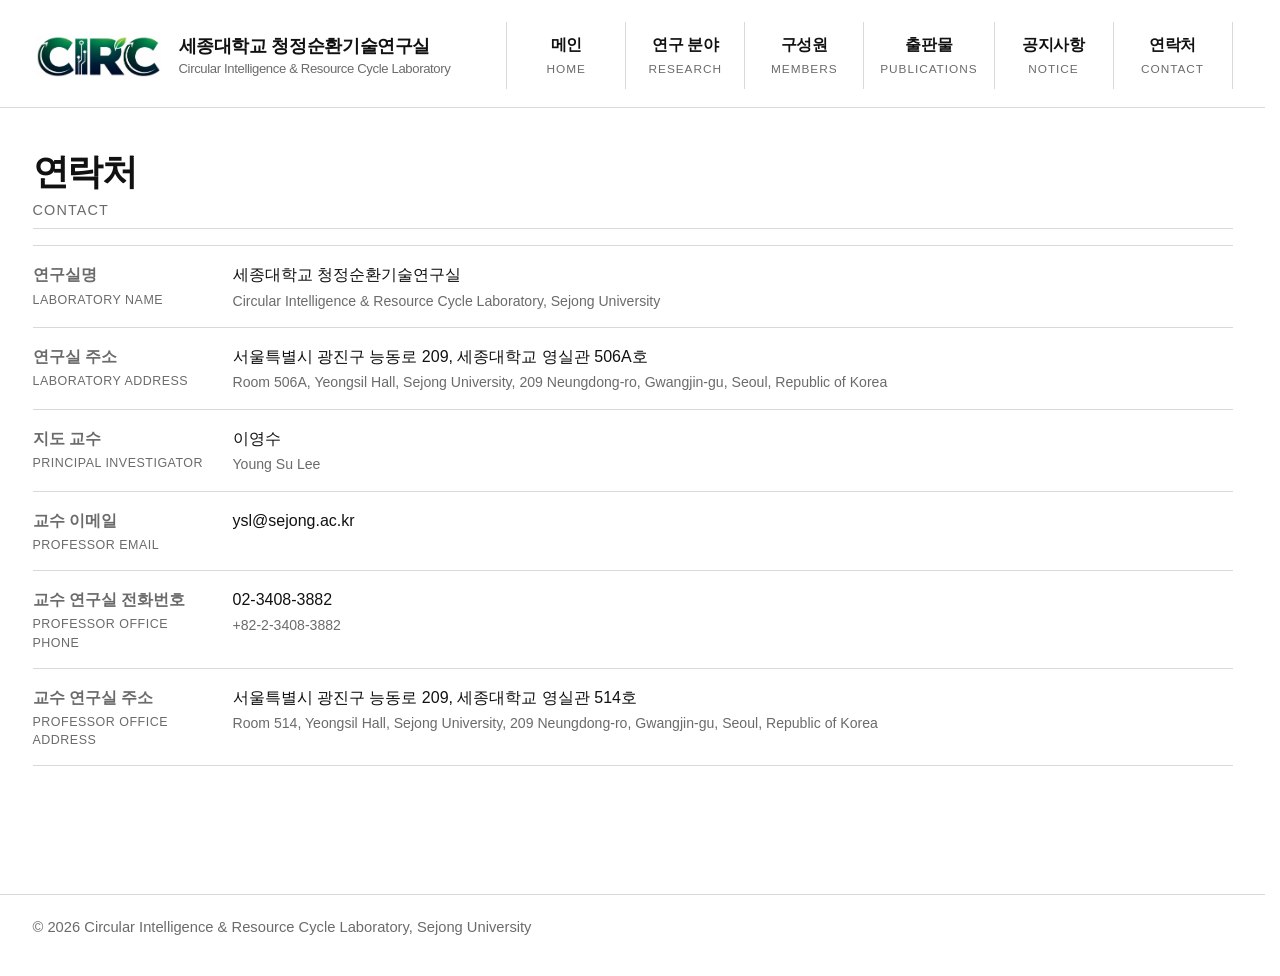
<file: contact.html>
<!doctype html>
<html lang="ko">
  <head>
    <meta charset="UTF-8" />
    <meta name="viewport" content="width=device-width, initial-scale=1.0" />
    <title>연락처 | Circular Intelligence &amp; Resource Cycle Laboratory</title>
    <link rel="stylesheet" href="styles.css" />
  </head>
  <body>
    <header class="site-header">
      <nav class="nav container">
        <a class="logo" href="index.html">
          <span class="logo-mark-wrap">
            <img class="logo-mark" src="images/logo.png" alt="세종대학교 로고" />
          </span>
          <span class="logo-text-wrap">
            <span class="logo-text">
              세종대학교 청정순환기술연구실
              <small>Circular Intelligence &amp; Resource Cycle Laboratory</small>
            </span>
          </span>
        </a>
        <ul>
          <li><a href="index.html"><span class="nav-ko">메인</span><span class="nav-en">Home</span></a></li>
          <li><a href="research.html"><span class="nav-ko">연구 분야</span><span class="nav-en">Research</span></a></li>
          <li><a href="members.html"><span class="nav-ko">구성원</span><span class="nav-en">Members</span></a></li>
          <li><a href="publications.html"><span class="nav-ko">출판물</span><span class="nav-en">Publications</span></a></li>
          <li><a href="notice.html"><span class="nav-ko">공지사항</span><span class="nav-en">Notice</span></a></li>
          <li><a class="active" href="contact.html"><span class="nav-ko">연락처</span><span class="nav-en">Contact</span></a></li>
        </ul>
      </nav>
    </header>

    <main class="page-main container contact-page">
      <section class="section">
        <div class="section-head">
          <h2 class="section-title">
            연락처
            <span class="section-en">Contact</span>
          </h2>
        </div>

        <div class="contact-list">
          <div class="contact-row">
            <div class="contact-label">
              <span class="bilingual-ko">연구실명</span>
              <span class="bilingual-en">Laboratory Name</span>
            </div>
            <div class="contact-value">
              <span class="bilingual-ko">세종대학교 청정순환기술연구실</span>
              <span class="bilingual-en">Circular Intelligence &amp; Resource Cycle Laboratory, Sejong University</span>
            </div>
          </div>
          <div class="contact-row">
            <div class="contact-label">
              <span class="bilingual-ko">연구실 주소</span>
              <span class="bilingual-en">Laboratory Address</span>
            </div>
            <div class="contact-value">
              <span class="bilingual-ko">서울특별시 광진구 능동로 209, 세종대학교 영실관 506A호</span>
              <span class="bilingual-en">Room 506A, Yeongsil Hall, Sejong University, 209 Neungdong-ro, Gwangjin-gu, Seoul, Republic of Korea</span>
            </div>
          </div>
          <div class="contact-row">
            <div class="contact-label">
              <span class="bilingual-ko">지도 교수</span>
              <span class="bilingual-en">Principal Investigator</span>
            </div>
            <div class="contact-value">
              <span class="bilingual-ko">이영수</span>
              <span class="bilingual-en">Young Su Lee</span>
            </div>
          </div>
          <div class="contact-row">
            <div class="contact-label">
              <span class="bilingual-ko">교수 이메일</span>
              <span class="bilingual-en">Professor Email</span>
            </div>
            <div class="contact-value">
              <span class="bilingual-ko">ysl@sejong.ac.kr</span>
            </div>
          </div>
          <div class="contact-row">
            <div class="contact-label">
              <span class="bilingual-ko">교수 연구실 전화번호</span>
              <span class="bilingual-en">Professor Office Phone</span>
            </div>
            <div class="contact-value">
              <span class="bilingual-ko">02-3408-3882</span>
              <span class="bilingual-en">+82-2-3408-3882</span>
            </div>
          </div>
          <div class="contact-row">
            <div class="contact-label">
              <span class="bilingual-ko">교수 연구실 주소</span>
              <span class="bilingual-en">Professor Office Address</span>
            </div>
            <div class="contact-value">
              <span class="bilingual-ko">서울특별시 광진구 능동로 209, 세종대학교 영실관 514호</span>
              <span class="bilingual-en">Room 514, Yeongsil Hall, Sejong University, 209 Neungdong-ro, Gwangjin-gu, Seoul, Republic of Korea</span>
            </div>
          </div>
        </div>
      </section>
    </main>

    <footer class="site-footer">
      <div class="container">© 2026 Circular Intelligence &amp; Resource Cycle Laboratory, Sejong University</div>
    </footer>
  </body>
</html>
</file>
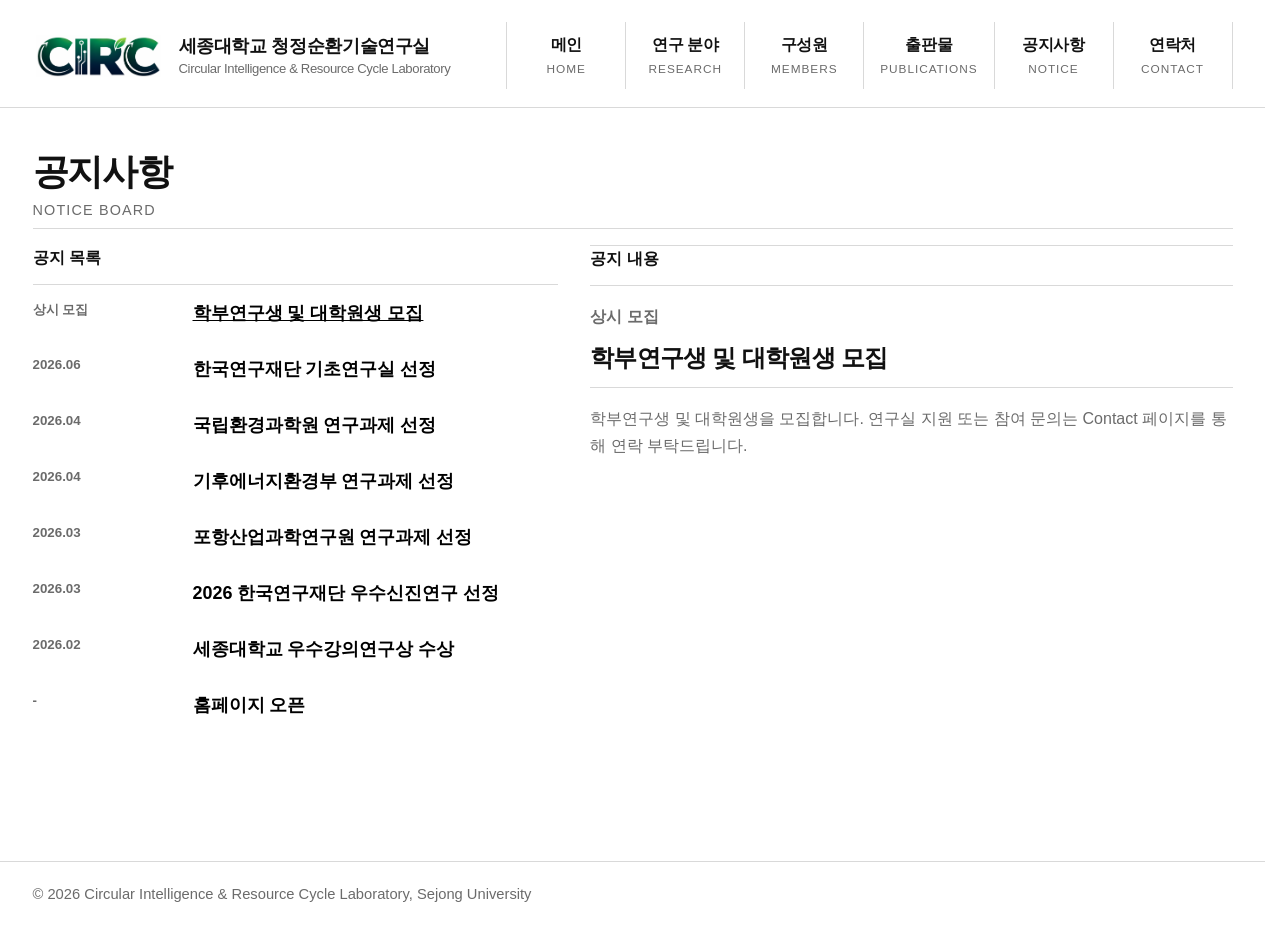
<file: notice.html>
<!doctype html>
<html lang="ko">
  <head>
    <meta charset="UTF-8" />
    <meta name="viewport" content="width=device-width, initial-scale=1.0" />
    <title>공지사항 | Circular Intelligence &amp; Resource Cycle Laboratory</title>
    <link rel="stylesheet" href="styles.css" />
  </head>
  <body>
    <header class="site-header">
      <nav class="nav container">
        <a class="logo" href="index.html">
          <span class="logo-mark-wrap">
            <img class="logo-mark" src="images/logo.png" alt="세종대학교 로고" />
          </span>
          <span class="logo-text-wrap">
            <span class="logo-text">
              세종대학교 청정순환기술연구실
              <small>Circular Intelligence &amp; Resource Cycle Laboratory</small>
            </span>
          </span>
        </a>
        <ul>
          <li><a href="index.html"><span class="nav-ko">메인</span><span class="nav-en">Home</span></a></li>
          <li><a href="research.html"><span class="nav-ko">연구 분야</span><span class="nav-en">Research</span></a></li>
          <li><a href="members.html"><span class="nav-ko">구성원</span><span class="nav-en">Members</span></a></li>
          <li><a href="publications.html"><span class="nav-ko">출판물</span><span class="nav-en">Publications</span></a></li>
          <li><a class="active" href="notice.html"><span class="nav-ko">공지사항</span><span class="nav-en">Notice</span></a></li>
          <li><a href="contact.html"><span class="nav-ko">연락처</span><span class="nav-en">Contact</span></a></li>
        </ul>
      </nav>
    </header>

    <main class="page-main container">
      <section class="section">
        <div class="section-head">
          <h2 class="section-title">
            공지사항
            <span class="section-en">Notice Board</span>
          </h2>
        </div>

        <div class="notice-layout">
          <div class="notice-list-panel">
            <div class="notice-list-head">공지 목록</div>
            <div id="notice-list" class="notice-board notice-board-list"></div>
          </div>

          <div class="notice-detail-panel">
            <div class="notice-list-head">공지 내용</div>
            <article class="notice-view">
              <div id="notice-view-date" class="notice-date"></div>
              <h3 id="notice-view-title" class="notice-view-title"></h3>
              <div id="notice-view-content" class="notice-view-content"></div>
            </article>
          </div>
        </div>

        <section id="notice-source" class="notice-source" aria-label="notice source">
          <!-- 새 공지는 이 notice-entry 블록만 복사해서 추가하면 됩니다. -->

          <!--
          <article class="notice-entry">
            <h3 class="notice-entry-title">test 1</h3>
            <p class="notice-entry-date">2026.03.07</p>
            <div class="notice-entry-content">
              첫 번째 테스트 공지입니다.

              왼쪽 목록에는 제목과 날짜가 표시되고,
              이 공지를 클릭하면 오른쪽에 이 본문이 그대로 표시됩니다.
            </div>
          </article>

          <article class="notice-entry">
            <h3 class="notice-entry-title">test 2</h3>
            <p class="notice-entry-date">2026.03.08</p>
            <div class="notice-entry-content">
              두 번째 테스트 공지입니다.

              공지 본문을 여러 줄로 적으면 줄바꿈도 유지됩니다.
            </div>
          </article>
          -->

          <article class="notice-entry">
            <h3 class="notice-entry-title">학부연구생 및 대학원생 모집</h3>
            <p class="notice-entry-date">상시 모집</p>
            <div class="notice-entry-content">
              학부연구생 및 대학원생을 모집합니다. 연구실 지원 또는 참여 문의는 Contact 페이지를 통해 연락 부탁드립니다.
            </div>
          </article>

          <article class="notice-entry">
            <h3 class="notice-entry-title">한국연구재단 기초연구실 선정</h3>
            <p class="notice-entry-date">2026.06</p>
            <div class="notice-entry-content">
              청정순환기술연구실 지도교수인 이영수 교수가 기초연구실 참여연구원으로 선정되었습니다.
            </div>
          </article>

          <article class="notice-entry">
            <h3 class="notice-entry-title">국립환경과학원 연구과제 선정</h3>
            <p class="notice-entry-date">2026.04</p>
            <div class="notice-entry-content">
              국립환경과학원 기후변화 모니터링 관련 연구과제에 선정되었습니다.
            </div>
          </article>

          <article class="notice-entry">
            <h3 class="notice-entry-title">기후에너지환경부 연구과제 선정</h3>
            <p class="notice-entry-date">2026.04</p>
            <div class="notice-entry-content">
              기후에너지환경부 탄소흡수 기술개발 관련 연구과제에 선정되었습니다.
            </div>
          </article>


          <article class="notice-entry">
            <h3 class="notice-entry-title">포항산업과학연구원 연구과제 선정</h3>
            <p class="notice-entry-date">2026.03</p>
            <div class="notice-entry-content">
              포항산업과학연구원 대기오염물질 측정기술 관련 연구과제에 선정되었습니다.
            </div>
          </article>

          <article class="notice-entry">
            <h3 class="notice-entry-title">2026 한국연구재단 우수신진연구 선정</h3>
            <p class="notice-entry-date">2026.03</p>
            <div class="notice-entry-content">
              2026년 한국연구재단 우수신진연구에 선정되었습니다.
            </div>
          </article>

          <article class="notice-entry">
            <h3 class="notice-entry-title">세종대학교 우수강의연구상 수상</h3>
            <p class="notice-entry-date">2026.02</p>
            <div class="notice-entry-content">
              2025년 강의 운영 기준에 따라 세종대학교 우수강의연구상을 수상하였습니다.
            </div>
          </article>

          <article class="notice-entry">
            <h3 class="notice-entry-title">홈페이지 오픈</h3>
            <p class="notice-entry-date">-</p>
            <div class="notice-entry-content">
              홈페이지를 오픈했습니다.
            </div>
          </article>
        </section>
      </section>
    </main>

    <footer class="site-footer">
      <div class="container">© 2026 Circular Intelligence &amp; Resource Cycle Laboratory, Sejong University</div>
    </footer>

    <script src="notice.js"></script>
  </body>
</html>
</file>
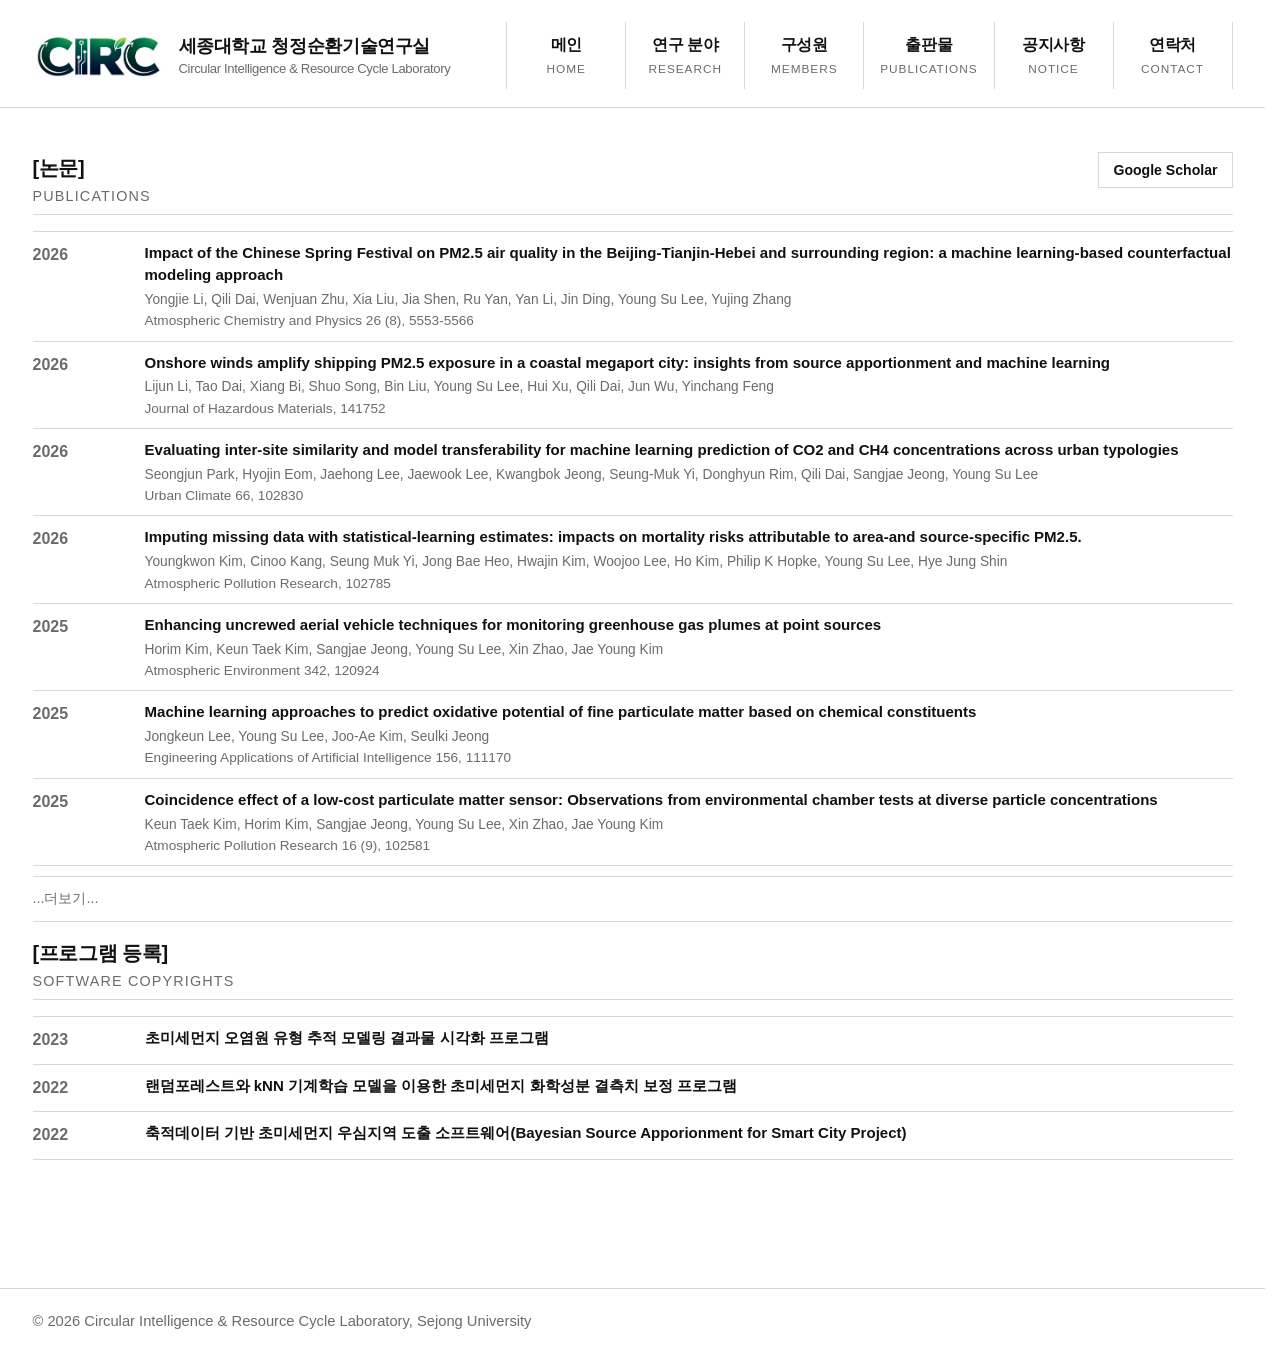
<file: publications.html>
<!doctype html>
<html lang="ko">
  <head>
    <meta charset="UTF-8" />
    <meta name="viewport" content="width=device-width, initial-scale=1.0" />
    <title>출판물 | Circular Intelligence &amp; Resource Cycle Laboratory</title>
    <link rel="stylesheet" href="styles.css" />
  </head>
  <body>
    <header class="site-header">
      <nav class="nav container">
        <a class="logo" href="index.html">
          <span class="logo-mark-wrap">
            <img class="logo-mark" src="images/logo.png" alt="세종대학교 로고" />
          </span>
          <span class="logo-text-wrap">
            <span class="logo-text">
              세종대학교 청정순환기술연구실
              <small>Circular Intelligence &amp; Resource Cycle Laboratory</small>
            </span>
          </span>
        </a>
        <ul>
          <li><a href="index.html"><span class="nav-ko">메인</span><span class="nav-en">Home</span></a></li>
          <li><a href="research.html"><span class="nav-ko">연구 분야</span><span class="nav-en">Research</span></a></li>
          <li><a href="members.html"><span class="nav-ko">구성원</span><span class="nav-en">Members</span></a></li>
          <li><a class="active" href="publications.html"><span class="nav-ko">출판물</span><span class="nav-en">Publications</span></a></li>
          <li><a href="notice.html"><span class="nav-ko">공지사항</span><span class="nav-en">Notice</span></a></li>
          <li><a href="contact.html"><span class="nav-ko">연락처</span><span class="nav-en">Contact</span></a></li>
        </ul>
      </nav>
    </header>

    <main class="page-main container">
      <section class="section">
        <div class="section-head">
          <h2 class="section-title section-title-compact">
            [논문]
            <span class="section-en">Publications</span>
          </h2>
          <a
            class="outline-button"
            href="https://scholar.google.com/citations?hl=ko&user=u-M8-qcAAAAJ&view_op=list_works&sortby=pubdate"
            target="_blank"
            rel="noopener noreferrer"
          >
            Google Scholar
          </a>
        </div>
        <div class="pub-list">
          <div class="pub-item">
            <div class="pub-year">2026</div>
            <div>
              <div class="pub-title">Impact of the Chinese Spring Festival on PM2.5 air quality in the Beijing-Tianjin-Hebei and surrounding region: a machine learning-based counterfactual modeling approach</div>
              <div class="pub-authors">Yongjie Li, Qili Dai, Wenjuan Zhu, Xia Liu, Jia Shen, Ru Yan, Yan Li, Jin Ding, Young Su Lee, Yujing Zhang</div>
              <div class="pub-meta">Atmospheric Chemistry and Physics 26 (8), 5553-5566</div>
            </div>
          </div>
          <div class="pub-item">
            <div class="pub-year">2026</div>
            <div>
              <div class="pub-title">Onshore winds amplify shipping PM2.5 exposure in a coastal megaport city: insights from source apportionment and machine learning</div>
              <div class="pub-authors">Lijun Li, Tao Dai, Xiang Bi, Shuo Song, Bin Liu, Young Su Lee, Hui Xu, Qili Dai, Jun Wu, Yinchang Feng</div>
              <div class="pub-meta">Journal of Hazardous Materials, 141752</div>
            </div>
          </div>
          <div class="pub-item">
            <div class="pub-year">2026</div>
            <div>
              <div class="pub-title">Evaluating inter-site similarity and model transferability for machine learning prediction of CO2 and CH4 concentrations across urban typologies</div>
              <div class="pub-authors">Seongjun Park, Hyojin Eom, Jaehong Lee, Jaewook Lee, Kwangbok Jeong, Seung-Muk Yi, Donghyun Rim, Qili Dai, Sangjae Jeong, Young Su Lee</div>
              <div class="pub-meta">Urban Climate 66, 102830</div>
            </div>
          </div>
          <div class="pub-item">
            <div class="pub-year">2026</div>
            <div>
              <div class="pub-title">Imputing missing data with statistical-learning estimates: impacts on mortality risks attributable to area-and source-specific PM2.5.</div>
              <div class="pub-authors">Youngkwon Kim, Cinoo Kang, Seung Muk Yi, Jong Bae Heo, Hwajin Kim, Woojoo Lee, Ho Kim, Philip K Hopke, Young Su Lee, Hye Jung Shin</div>
              <div class="pub-meta">Atmospheric Pollution Research, 102785</div>
            </div>
          </div>
          <div class="pub-item">
            <div class="pub-year">2025</div>
            <div>
              <div class="pub-title">Enhancing uncrewed aerial vehicle techniques for monitoring greenhouse gas plumes at point sources</div>
              <div class="pub-authors">Horim Kim, Keun Taek Kim, Sangjae Jeong, Young Su Lee, Xin Zhao, Jae Young Kim</div>
              <div class="pub-meta">Atmospheric Environment 342, 120924</div>
            </div>
          </div>
          <div class="pub-item">
            <div class="pub-year">2025</div>
            <div>
              <div class="pub-title">Machine learning approaches to predict oxidative potential of fine particulate matter based on chemical constituents</div>
              <div class="pub-authors">Jongkeun Lee, Young Su Lee, Joo-Ae Kim, Seulki Jeong</div>
              <div class="pub-meta">Engineering Applications of Artificial Intelligence 156, 111170</div>
            </div>
          </div>
          <div class="pub-item">
            <div class="pub-year">2025</div>
            <div>
              <div class="pub-title">Coincidence effect of a low-cost particulate matter sensor: Observations from environmental chamber tests at diverse particle concentrations</div>
              <div class="pub-authors">Keun Taek Kim, Horim Kim, Sangjae Jeong, Young Su Lee, Xin Zhao, Jae Young Kim</div>
              <div class="pub-meta">Atmospheric Pollution Research 16 (9), 102581</div>
            </div>
          </div>
        </div>

        <details class="pub-more">
          <summary>
            <span class="more-label">...더보기...</span>
            <span class="less-label">...줄이기...</span>
          </summary>
          <div class="pub-list">
            <div class="pub-item">
              <div class="pub-year">2025</div>
              <div>
                <div class="pub-title">Positive matrix factorization outperforms machine learning in imputing missing PM2.5 and further identifying spatial patterns in multi-sites without external data</div>
                <div class="pub-authors">Youngkwon Kim, Philip K Hopke, Seung-Muk Yi, Woojoo Lee, Ho Kim, JongBae Heo, Hwajin Kim, Young Su Lee, Kwonho Jeon, Jieun Park</div>
                <div class="pub-meta">Urban Climate 62, 102552</div>
              </div>
            </div>
            <div class="pub-item">
              <div class="pub-year">2025</div>
              <div>
                <div class="pub-title">Prediction of chlortetracycline and its transformation products concentrations in anaerobic digestate of swine manure incorporating equilibrium and kinetics</div>
                <div class="pub-authors">Changmin Lee, Seunghwan Kim, Young Su Lee, Jae Young Kim</div>
                <div class="pub-meta">Environmental Technology & Innovation 39, 104334</div>
              </div>
            </div>
            <div class="pub-item">
              <div class="pub-year">2025</div>
              <div>
                <div class="pub-title">Machine learning-based prediction of ambient CO2 and CH4 concentrations with high temporal resolution in Seoul metropolitan area</div>
                <div class="pub-authors">Seongjun Park, Kwang-Joo Moon, Hyo-Jin Eom, Seung-Muk Yi, Youngkwon Kim, Moonkyung Kim, Donghyun Rim, Young Su Lee</div>
                <div class="pub-meta">Environmental Pollution 376, 126362</div>
              </div>
            </div>
            <div class="pub-item">
              <div class="pub-year">2025</div>
              <div>
                <div class="pub-title">Quantification of greenhouse gas emissions from a municipal solid waste incinerator using an uncrewed aerial vehicle</div>
                <div class="pub-authors">Keun Taek Kim, Horim Kim, Sangjae Jeong, Young Su Lee, Eunhwa Choi, Jae Young Kim</div>
                <div class="pub-meta">Environment International 198, 109396</div>
              </div>
            </div>
            <div class="pub-item">
              <div class="pub-year">2024</div>
              <div>
                <div class="pub-title">Is replacing missing values of PM2.5 constituents with estimates using machine learning better for source apportionment than exclusion or median replacement?</div>
                <div class="pub-authors">Youngkwon Kim, Seung-Muk Yi, Jongbae Heo, Hwajin Kim, Woojoo Lee, Ho Kim, Philip K Hopke, Young Su Lee, Hye-Jung Shin, Jungmin Park</div>
                <div class="pub-meta">Environmental Pollution 354, 124165</div>
              </div>
            </div>
            <div class="pub-item">
              <div class="pub-year">2024</div>
              <div>
                <div class="pub-title">Modification of Anaerobic Digestion Model No. 1 for modeling anaerobic digestion of cattle manure with changing solids retention time</div>
                <div class="pub-authors">Seunghwan Kim, Changmin Lee, Young Su Lee, Junhyeon Kim, Jae Young Kim</div>
                <div class="pub-meta">Bioresource Technology 406, 131033</div>
              </div>
            </div>
            <div class="pub-item">
              <div class="pub-year">2024</div>
              <div>
                <div class="pub-title">Apportioning and Locating PM2.5 Sources Affecting Coastal Cities: Ulsan in South Korea and Dalian in China</div>
                <div class="pub-authors">Eunhwa Choi, Kwonho Jeon, Young Su Lee, Jongbae Heo, Ilhan Ryoo, Taeyeon Kim, Chuanlong Zhou, Philip K Hopke, Seung-Muk Yi</div>
                <div class="pub-meta">Aerosol and Air Quality Research 24 (8), 240031</div>
              </div>
            </div>
            <div class="pub-item">
              <div class="pub-year">2023</div>
              <div>
                <div class="pub-title">Feature extraction and prediction of fine particulate matter (PM2.5) chemical constituents using four machine learning models</div>
                <div class="pub-authors">Young Su Lee, Eunhwa Choi, Minjae Park, Hyeri Jo, Manho Park, Eunjung Nam, Dai Gon Kim, Seung-Muk Yi, Jae Young Kim</div>
                <div class="pub-meta">Expert Systems with Applications 221, 119696</div>
              </div>
            </div>
            <div class="pub-item">
              <div class="pub-year">2023</div>
              <div>
                <div class="pub-title">Predicting latent source-specific PM2.5 pollution from regional sources at unmonitored sites by Bayesian spatial multivariate receptor modeling</div>
                <div class="pub-authors">Young Su Lee, Jae Young Kim, Seung-Muk Yi, Ho Kim, Eun Sug Park</div>
                <div class="pub-meta">Environmental Pollution 324, 121389</div>
              </div>
            </div>
            <div class="pub-item">
              <div class="pub-year">2022</div>
              <div>
                <div class="pub-title">Sources of airborne particulate matter-bound metals and spatial-seasonal variability of health risk potentials in four large cities, South Korea</div>
                <div class="pub-authors">Eunhwa Choi, Seung-Muk Yi, Young Su Lee, Hyeri Jo, Sung-Ok Baek, Jong-Bae Heo</div>
                <div class="pub-meta">Environmental Science and Pollution Research 29 (19), 28359-28374</div>
              </div>
            </div>
            <div class="pub-item">
              <div class="pub-year">2022</div>
              <div>
                <div class="pub-title">Valorization of petroleum refinery oil sludges via anaerobic co-digestion with food waste and swine manure</div>
                <div class="pub-authors">Changmin Lee, Seunghwan Kim, Man Ho Park, Young Su Lee, Changweon Lee, Sungho Lee, Junmo Yang, Jae Young Kim</div>
                <div class="pub-meta">Journal of Environmental Management 307, 114562</div>
              </div>
            </div>
            <div class="pub-item">
              <div class="pub-year">2022</div>
              <div>
                <div class="pub-title">Health risk assessment and source apportionment of PM2.5-bound toxic elements in the industrial city of Siheung, Korea</div>
                <div class="pub-authors">Young Su Lee, Young Kwon Kim, Eunhwa Choi, Hyeri Jo, Hyeseung Hyun, Seung-Muk Yi, Jae Young Kim</div>
                <div class="pub-meta">Environmental Science and Pollution Research 29 (44), 66591-66604</div>
              </div>
            </div>
            <div class="pub-item">
              <div class="pub-year">2021</div>
              <div>
                <div class="pub-title">Uncertainty-based concentration estimation of chlortetracycline antibiotics in swine farms and risk probability assessment for agricultural application of manure</div>
                <div class="pub-authors">Changmin Lee, Jinsung An, Young Su Lee, Kyungho Choi, Jae Young Kim</div>
                <div class="pub-meta">Journal of Hazardous Materials 402, 123763</div>
              </div>
            </div>
            <div class="pub-item">
              <div class="pub-year">2021</div>
              <div>
                <div class="pub-title">Evaluation of silver nanoparticles (AgNPs) penetration through a clay liner in landfills</div>
                <div class="pub-authors">Young Su Lee, Yeong Min Kim, Jongkeun Lee, Jae Young Kim</div>
                <div class="pub-meta">Journal of Hazardous Materials 404, 124098</div>
              </div>
            </div>
            <div class="pub-item">
              <div class="pub-year">2020</div>
              <div>
                <div class="pub-title">Assessment on landfill liners as the barrier against C60 nanoparticles</div>
                <div class="pub-authors">Yeong Min Kim, Young Su Lee, Jae Young Kim</div>
                <div class="pub-meta">Journal of Hazardous Materials 400, 123133</div>
              </div>
            </div>
          </div>
        </details>
      </section>

      <section class="section compact-section">
        <div class="section-head">
          <h2 class="section-title section-title-compact">
            [프로그램 등록]
            <span class="section-en">Software Copyrights</span>
          </h2>
        </div>
        <div class="pub-list">
          <div class="pub-item">
            <div class="pub-year">2023</div>
            <div><div class="pub-title">초미세먼지 오염원 유형 추적 모델링 결과물 시각화 프로그램</div></div>
          </div>
          <div class="pub-item">
            <div class="pub-year">2022</div>
            <div><div class="pub-title">랜덤포레스트와 kNN 기계학습 모델을 이용한 초미세먼지 화학성분 결측치 보정 프로그램</div></div>
          </div>
          <div class="pub-item">
            <div class="pub-year">2022</div>
            <div><div class="pub-title">축적데이터 기반 초미세먼지 우심지역 도출 소프트웨어(Bayesian Source Apporionment for Smart City Project)</div></div>
          </div>
        </div>
      </section>
    </main>

    <footer class="site-footer">
      <div class="container">© 2026 Circular Intelligence &amp; Resource Cycle Laboratory, Sejong University</div>
    </footer>
  </body>
</html>
</file>
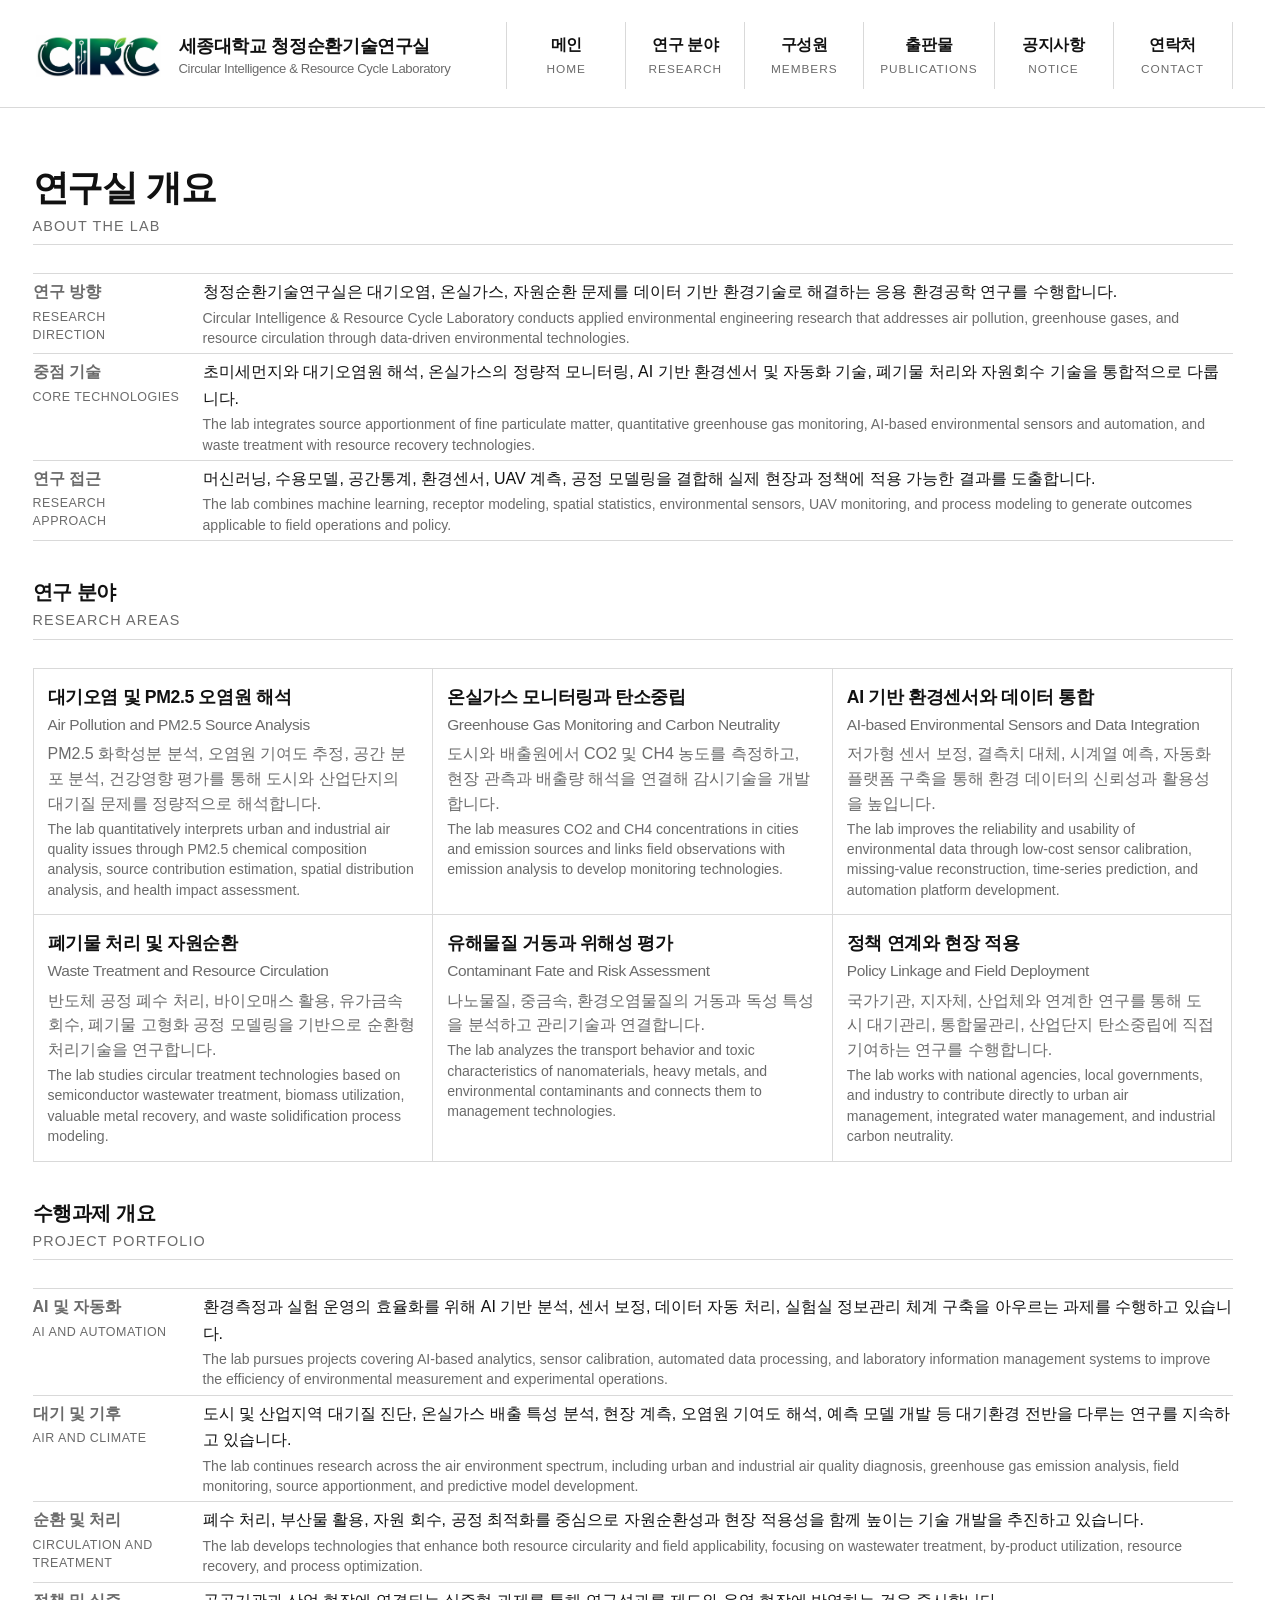
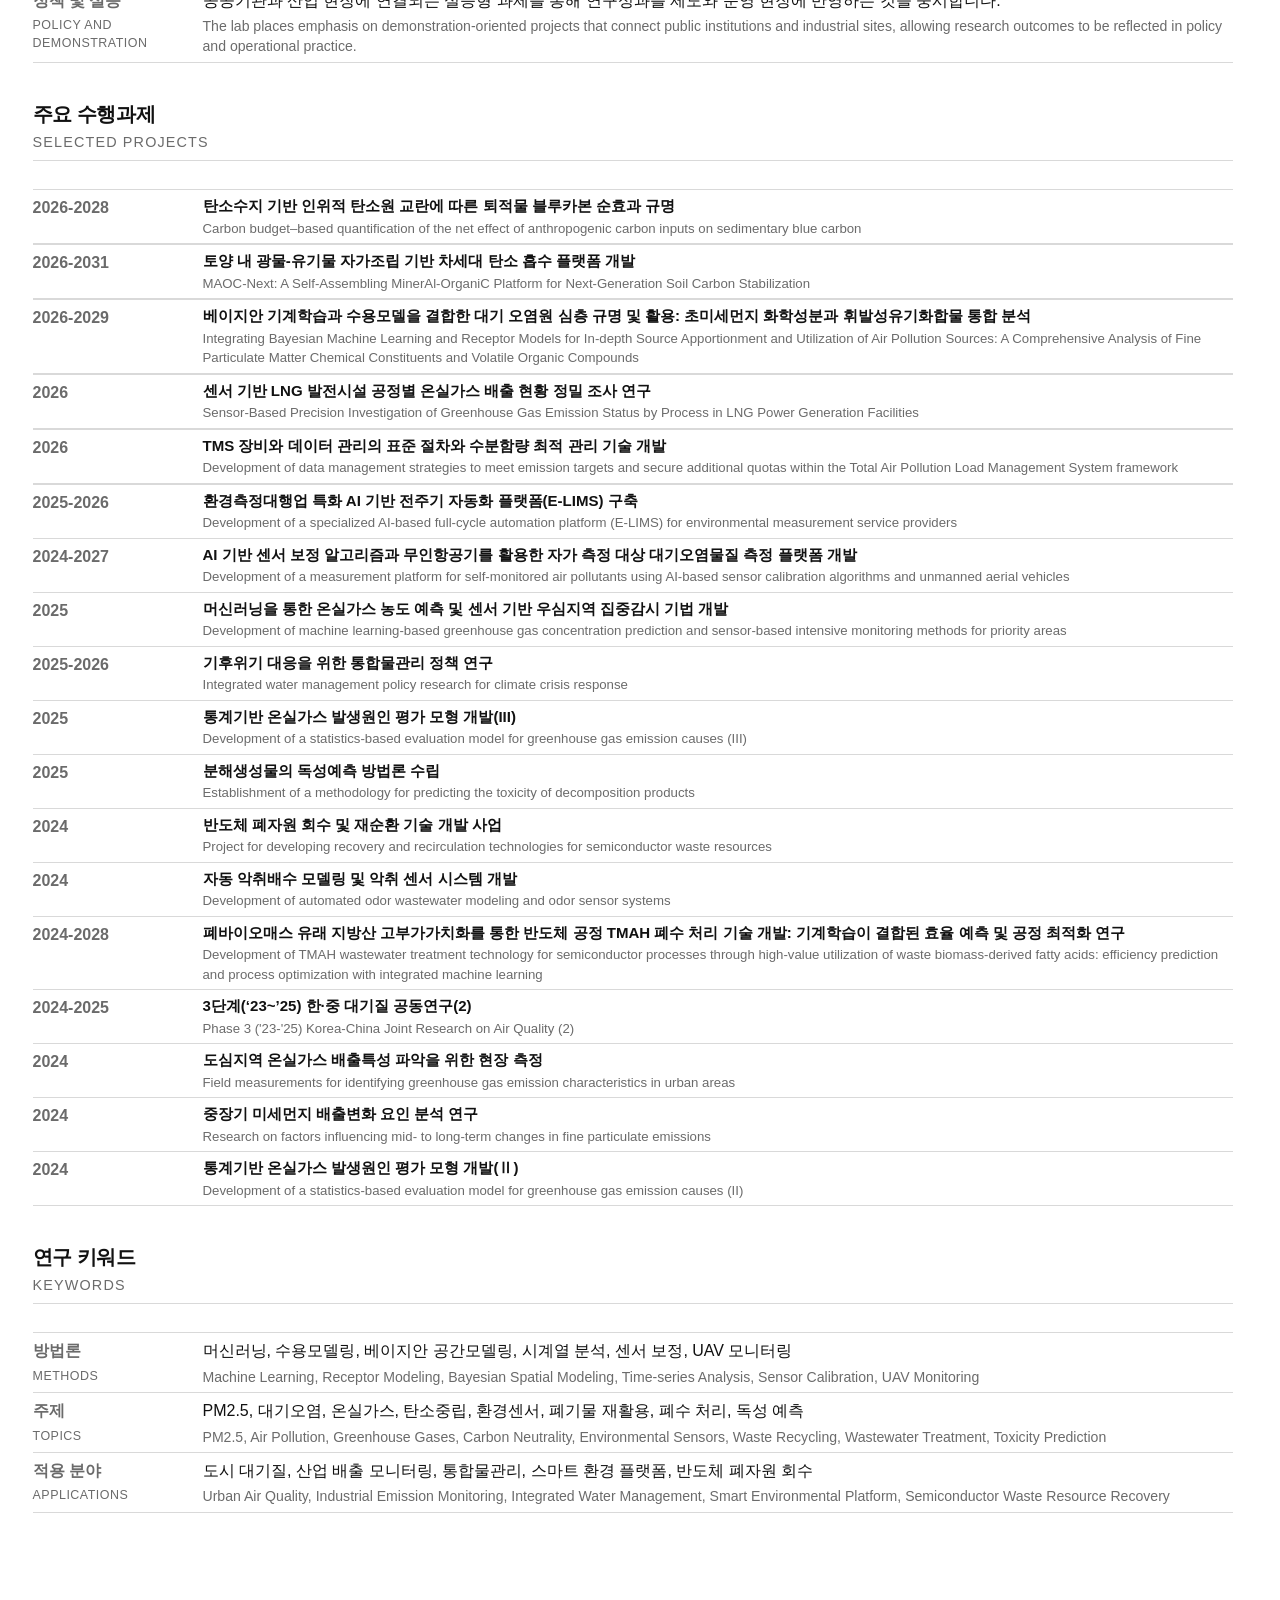
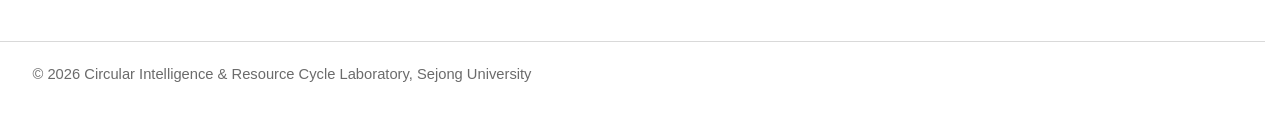
<file: research.html>
<!doctype html>
<html lang="ko">
  <head>
    <meta charset="UTF-8" />
    <meta name="viewport" content="width=device-width, initial-scale=1.0" />
    <title>연구 분야 | Circular Intelligence &amp; Resource Cycle Laboratory</title>
    <link rel="stylesheet" href="styles.css" />
  </head>
  <body>
    <header class="site-header">
      <nav class="nav container">
        <a class="logo" href="index.html">
          <span class="logo-mark-wrap">
            <img class="logo-mark" src="images/logo.png" alt="세종대학교 로고" />
          </span>
          <span class="logo-text-wrap">
            <span class="logo-text">
              세종대학교 청정순환기술연구실
              <small>Circular Intelligence &amp; Resource Cycle Laboratory</small>
            </span>
          </span>
        </a>
        <ul>
          <li><a href="index.html"><span class="nav-ko">메인</span><span class="nav-en">Home</span></a></li>
          <li><a href="research.html" class="active"><span class="nav-ko">연구 분야</span><span class="nav-en">Research</span></a></li>
          <li><a href="members.html"><span class="nav-ko">구성원</span><span class="nav-en">Members</span></a></li>
          <li><a href="publications.html"><span class="nav-ko">출판물</span><span class="nav-en">Publications</span></a></li>
          <li><a href="notice.html"><span class="nav-ko">공지사항</span><span class="nav-en">Notice</span></a></li>
          <li><a href="contact.html"><span class="nav-ko">연락처</span><span class="nav-en">Contact</span></a></li>
        </ul>
      </nav>
    </header>

    <main class="page-main container research-page">
      <section class="section research-section">
        <div class="section-head">
          <h2 class="section-title">
            연구실 개요
            <span class="section-en">About the Lab</span>
          </h2>
        </div>

        <div class="detail-block">
          <div class="detail-row">
            <div class="detail-label">
              <span class="bilingual-ko">연구 방향</span>
              <span class="bilingual-en">Research Direction</span>
            </div>
            <div class="detail-value">
              <span class="bilingual-ko">청정순환기술연구실은 대기오염, 온실가스, 자원순환 문제를 데이터 기반 환경기술로 해결하는 응용 환경공학 연구를 수행합니다.</span>
              <span class="bilingual-en">Circular Intelligence &amp; Resource Cycle Laboratory conducts applied environmental engineering research that addresses air pollution, greenhouse gases, and resource circulation through data-driven environmental technologies.</span>
            </div>
          </div>
          <div class="detail-row">
            <div class="detail-label">
              <span class="bilingual-ko">중점 기술</span>
              <span class="bilingual-en">Core Technologies</span>
            </div>
            <div class="detail-value">
              <span class="bilingual-ko">초미세먼지와 대기오염원 해석, 온실가스의 정량적 모니터링, AI 기반 환경센서 및 자동화 기술, 폐기물 처리와 자원회수 기술을 통합적으로 다룹니다.</span>
              <span class="bilingual-en">The lab integrates source apportionment of fine particulate matter, quantitative greenhouse gas monitoring, AI-based environmental sensors and automation, and waste treatment with resource recovery technologies.</span>
            </div>
          </div>
          <div class="detail-row">
            <div class="detail-label">
              <span class="bilingual-ko">연구 접근</span>
              <span class="bilingual-en">Research Approach</span>
            </div>
            <div class="detail-value">
              <span class="bilingual-ko">머신러닝, 수용모델, 공간통계, 환경센서, UAV 계측, 공정 모델링을 결합해 실제 현장과 정책에 적용 가능한 결과를 도출합니다.</span>
              <span class="bilingual-en">The lab combines machine learning, receptor modeling, spatial statistics, environmental sensors, UAV monitoring, and process modeling to generate outcomes applicable to field operations and policy.</span>
            </div>
          </div>
        </div>
      </section>

      <section class="section research-section">
        <div class="section-head">
          <h2 class="section-title section-title-compact">
            연구 분야
            <span class="section-en">Research Areas</span>
          </h2>
        </div>
        <div class="line-grid">
          <article class="line-card">
            <h3>
              <span class="bilingual-ko">대기오염 및 PM2.5 오염원 해석</span>
              <span class="bilingual-en">Air Pollution and PM2.5 Source Analysis</span>
            </h3>
            <p>
              <span class="bilingual-ko">PM2.5 화학성분 분석, 오염원 기여도 추정, 공간 분포 분석, 건강영향 평가를 통해 도시와 산업단지의 대기질 문제를 정량적으로 해석합니다.</span>
              <span class="bilingual-en">The lab quantitatively interprets urban and industrial air quality issues through PM2.5 chemical composition analysis, source contribution estimation, spatial distribution analysis, and health impact assessment.</span>
            </p>
          </article>
          <article class="line-card">
            <h3>
              <span class="bilingual-ko">온실가스 모니터링과 탄소중립</span>
              <span class="bilingual-en">Greenhouse Gas Monitoring and Carbon Neutrality</span>
            </h3>
            <p>
              <span class="bilingual-ko">도시와 배출원에서 CO2 및 CH4 농도를 측정하고, 현장 관측과 배출량 해석을 연결해 감시기술을 개발합니다.</span>
              <span class="bilingual-en">The lab measures CO2 and CH4 concentrations in cities and emission sources and links field observations with emission analysis to develop monitoring technologies.</span>
            </p>
          </article>
          <article class="line-card">
            <h3>
              <span class="bilingual-ko">AI 기반 환경센서와 데이터 통합</span>
              <span class="bilingual-en">AI-based Environmental Sensors and Data Integration</span>
            </h3>
            <p>
              <span class="bilingual-ko">저가형 센서 보정, 결측치 대체, 시계열 예측, 자동화 플랫폼 구축을 통해 환경 데이터의 신뢰성과 활용성을 높입니다.</span>
              <span class="bilingual-en">The lab improves the reliability and usability of environmental data through low-cost sensor calibration, missing-value reconstruction, time-series prediction, and automation platform development.</span>
            </p>
          </article>
          <article class="line-card">
            <h3>
              <span class="bilingual-ko">폐기물 처리 및 자원순환</span>
              <span class="bilingual-en">Waste Treatment and Resource Circulation</span>
            </h3>
            <p>
              <span class="bilingual-ko">반도체 공정 폐수 처리, 바이오매스 활용, 유가금속 회수, 폐기물 고형화 공정 모델링을 기반으로 순환형 처리기술을 연구합니다.</span>
              <span class="bilingual-en">The lab studies circular treatment technologies based on semiconductor wastewater treatment, biomass utilization, valuable metal recovery, and waste solidification process modeling.</span>
            </p>
          </article>
          <article class="line-card">
            <h3>
              <span class="bilingual-ko">유해물질 거동과 위해성 평가</span>
              <span class="bilingual-en">Contaminant Fate and Risk Assessment</span>
            </h3>
            <p>
              <span class="bilingual-ko">나노물질, 중금속, 환경오염물질의 거동과 독성 특성을 분석하고 관리기술과 연결합니다.</span>
              <span class="bilingual-en">The lab analyzes the transport behavior and toxic characteristics of nanomaterials, heavy metals, and environmental contaminants and connects them to management technologies.</span>
            </p>
          </article>
          <article class="line-card">
            <h3>
              <span class="bilingual-ko">정책 연계와 현장 적용</span>
              <span class="bilingual-en">Policy Linkage and Field Deployment</span>
            </h3>
            <p>
              <span class="bilingual-ko">국가기관, 지자체, 산업체와 연계한 연구를 통해 도시 대기관리, 통합물관리, 산업단지 탄소중립에 직접 기여하는 연구를 수행합니다.</span>
              <span class="bilingual-en">The lab works with national agencies, local governments, and industry to contribute directly to urban air management, integrated water management, and industrial carbon neutrality.</span>
            </p>
          </article>
        </div>
      </section>

      <section class="section research-section">
        <div class="section-head">
          <h2 class="section-title section-title-compact">
            수행과제 개요
            <span class="section-en">Project Portfolio</span>
          </h2>
        </div>
        <div class="detail-block">
          <div class="detail-row">
            <div class="detail-label">
              <span class="bilingual-ko">AI 및 자동화</span>
              <span class="bilingual-en">AI and Automation</span>
            </div>
            <div class="detail-value">
              <span class="bilingual-ko">환경측정과 실험 운영의 효율화를 위해 AI 기반 분석, 센서 보정, 데이터 자동 처리, 실험실 정보관리 체계 구축을 아우르는 과제를 수행하고 있습니다.</span>
              <span class="bilingual-en">The lab pursues projects covering AI-based analytics, sensor calibration, automated data processing, and laboratory information management systems to improve the efficiency of environmental measurement and experimental operations.</span>
            </div>
          </div>
          <div class="detail-row">
            <div class="detail-label">
              <span class="bilingual-ko">대기 및 기후</span>
              <span class="bilingual-en">Air and Climate</span>
            </div>
            <div class="detail-value">
              <span class="bilingual-ko">도시 및 산업지역 대기질 진단, 온실가스 배출 특성 분석, 현장 계측, 오염원 기여도 해석, 예측 모델 개발 등 대기환경 전반을 다루는 연구를 지속하고 있습니다.</span>
              <span class="bilingual-en">The lab continues research across the air environment spectrum, including urban and industrial air quality diagnosis, greenhouse gas emission analysis, field monitoring, source apportionment, and predictive model development.</span>
            </div>
          </div>
          <div class="detail-row">
            <div class="detail-label">
              <span class="bilingual-ko">순환 및 처리</span>
              <span class="bilingual-en">Circulation and Treatment</span>
            </div>
            <div class="detail-value">
              <span class="bilingual-ko">폐수 처리, 부산물 활용, 자원 회수, 공정 최적화를 중심으로 자원순환성과 현장 적용성을 함께 높이는 기술 개발을 추진하고 있습니다.</span>
              <span class="bilingual-en">The lab develops technologies that enhance both resource circularity and field applicability, focusing on wastewater treatment, by-product utilization, resource recovery, and process optimization.</span>
            </div>
          </div>
          <div class="detail-row">
            <div class="detail-label">
              <span class="bilingual-ko">정책 및 실증</span>
              <span class="bilingual-en">Policy and Demonstration</span>
            </div>
            <div class="detail-value">
              <span class="bilingual-ko">공공기관과 산업 현장에 연결되는 실증형 과제를 통해 연구성과를 제도와 운영 현장에 반영하는 것을 중시합니다.</span>
              <span class="bilingual-en">The lab places emphasis on demonstration-oriented projects that connect public institutions and industrial sites, allowing research outcomes to be reflected in policy and operational practice.</span>
            </div>
          </div>
        </div>
      </section>

      <section class="section research-section">
        <div class="section-head">
          <h2 class="section-title section-title-compact">
            주요 수행과제
            <span class="section-en">Selected Projects</span>
          </h2>
        </div>

        <div class="pub-list">
          <article class="pub-item">
            <div class="pub-year">2026-2028</div>
            <div class="pub-title">
              <span class="bilingual-ko">탄소수지 기반 인위적 탄소원 교란에 따른 퇴적물 블루카본 순효과 규명</span>
              <span class="bilingual-en">Carbon budget–based quantification of the net effect of anthropogenic carbon inputs on sedimentary blue carbon</span>
            </div>
          </article>

        <div class="pub-list">
          <article class="pub-item">
            <div class="pub-year">2026-2031</div>
            <div class="pub-title">
              <span class="bilingual-ko">토양 내 광물-유기물 자가조립 기반 차세대 탄소 흡수 플랫폼 개발</span>
              <span class="bilingual-en">MAOC-Next: A Self-Assembling MinerAl-OrganiC Platform for Next-Generation Soil Carbon Stabilization</span>
            </div>
          </article>

        <div class="pub-list">
          <article class="pub-item">
            <div class="pub-year">2026-2029</div>
            <div class="pub-title">
              <span class="bilingual-ko">베이지안 기계학습과 수용모델을 결합한 대기 오염원 심층 규명 및 활용: 초미세먼지 화학성분과 휘발성유기화합물 통합 분석</span>
              <span class="bilingual-en">Integrating Bayesian Machine Learning and Receptor Models for In-depth Source Apportionment and Utilization of Air Pollution Sources: A Comprehensive Analysis of Fine Particulate Matter Chemical Constituents and Volatile Organic Compounds</span>
            </div>
          </article>

        <div class="pub-list">
          <article class="pub-item">
            <div class="pub-year">2026</div>
            <div class="pub-title">
              <span class="bilingual-ko">센서 기반 LNG 발전시설 공정별 온실가스 배출 현황 정밀 조사 연구</span>
              <span class="bilingual-en">Sensor-Based Precision Investigation of Greenhouse Gas Emission Status by Process in LNG Power Generation Facilities</span>
            </div>
          </article>          

        <div class="pub-list">
          <article class="pub-item">
            <div class="pub-year">2026</div>
            <div class="pub-title">
              <span class="bilingual-ko">TMS 장비와 데이터 관리의 표준 절차와 수분함량 최적 관리 기술 개발</span>
              <span class="bilingual-en">Development of data management strategies to meet emission targets and secure additional quotas within the Total Air Pollution Load Management System framework</span>
            </div>
          </article>

        <div class="pub-list">
          <article class="pub-item">
            <div class="pub-year">2025-2026</div>
            <div class="pub-title">
              <span class="bilingual-ko">환경측정대행업 특화 AI 기반 전주기 자동화 플랫폼(E-LIMS) 구축</span>
              <span class="bilingual-en">Development of a specialized AI-based full-cycle automation platform (E-LIMS) for environmental measurement service providers</span>
            </div>
          </article>
          <article class="pub-item">
            <div class="pub-year">2024-2027</div>
            <div class="pub-title">
              <span class="bilingual-ko">AI 기반 센서 보정 알고리즘과 무인항공기를 활용한 자가 측정 대상 대기오염물질 측정 플랫폼 개발</span>
              <span class="bilingual-en">Development of a measurement platform for self-monitored air pollutants using AI-based sensor calibration algorithms and unmanned aerial vehicles</span>
            </div>
          </article>
          <article class="pub-item">
            <div class="pub-year">2025</div>
            <div class="pub-title">
              <span class="bilingual-ko">머신러닝을 통한 온실가스 농도 예측 및 센서 기반 우심지역 집중감시 기법 개발</span>
              <span class="bilingual-en">Development of machine learning-based greenhouse gas concentration prediction and sensor-based intensive monitoring methods for priority areas</span>
            </div>
          </article>
          <article class="pub-item">
            <div class="pub-year">2025-2026</div>
            <div class="pub-title">
              <span class="bilingual-ko">기후위기 대응을 위한 통합물관리 정책 연구</span>
              <span class="bilingual-en">Integrated water management policy research for climate crisis response</span>
            </div>
          </article>
          <article class="pub-item">
            <div class="pub-year">2025</div>
            <div class="pub-title">
              <span class="bilingual-ko">통계기반 온실가스 발생원인 평가 모형 개발(III)</span>
              <span class="bilingual-en">Development of a statistics-based evaluation model for greenhouse gas emission causes (III)</span>
            </div>
          </article>
          <article class="pub-item">
            <div class="pub-year">2025</div>
            <div class="pub-title">
              <span class="bilingual-ko">분해생성물의 독성예측 방법론 수립</span>
              <span class="bilingual-en">Establishment of a methodology for predicting the toxicity of decomposition products</span>
            </div>
          </article>
          <article class="pub-item">
            <div class="pub-year">2024</div>
            <div class="pub-title">
              <span class="bilingual-ko">반도체 폐자원 회수 및 재순환 기술 개발 사업</span>
              <span class="bilingual-en">Project for developing recovery and recirculation technologies for semiconductor waste resources</span>
            </div>
          </article>
          <article class="pub-item">
            <div class="pub-year">2024</div>
            <div class="pub-title">
              <span class="bilingual-ko">자동 악취배수 모델링 및 악취 센서 시스템 개발</span>
              <span class="bilingual-en">Development of automated odor wastewater modeling and odor sensor systems</span>
            </div>
          </article>
          <article class="pub-item">
            <div class="pub-year">2024-2028</div>
            <div class="pub-title">
              <span class="bilingual-ko">폐바이오매스 유래 지방산 고부가가치화를 통한 반도체 공정 TMAH 폐수 처리 기술 개발: 기계학습이 결합된 효율 예측 및 공정 최적화 연구</span>
              <span class="bilingual-en">Development of TMAH wastewater treatment technology for semiconductor processes through high-value utilization of waste biomass-derived fatty acids: efficiency prediction and process optimization with integrated machine learning</span>
            </div>
          </article>
          <article class="pub-item">
            <div class="pub-year">2024-2025</div>
            <div class="pub-title">
              <span class="bilingual-ko">3단계(‘23~’25) 한·중 대기질 공동연구(2)</span>
              <span class="bilingual-en">Phase 3 ('23-'25) Korea-China Joint Research on Air Quality (2)</span>
            </div>
          </article>
          <article class="pub-item">
            <div class="pub-year">2024</div>
            <div class="pub-title">
              <span class="bilingual-ko">도심지역 온실가스 배출특성 파악을 위한 현장 측정</span>
              <span class="bilingual-en">Field measurements for identifying greenhouse gas emission characteristics in urban areas</span>
            </div>
          </article>
          <article class="pub-item">
            <div class="pub-year">2024</div>
            <div class="pub-title">
              <span class="bilingual-ko">중장기 미세먼지 배출변화 요인 분석 연구</span>
              <span class="bilingual-en">Research on factors influencing mid- to long-term changes in fine particulate emissions</span>
            </div>
          </article>
          <article class="pub-item">
            <div class="pub-year">2024</div>
            <div class="pub-title">
              <span class="bilingual-ko">통계기반 온실가스 발생원인 평가 모형 개발(Ⅱ)</span>
              <span class="bilingual-en">Development of a statistics-based evaluation model for greenhouse gas emission causes (II)</span>
            </div>
          </article>
        </div>
      </section>

      <section class="section research-section">
        <div class="section-head">
          <h2 class="section-title section-title-compact">
            연구 키워드
            <span class="section-en">Keywords</span>
          </h2>
        </div>
        <div class="detail-block">
          <div class="detail-row">
            <div class="detail-label">
              <span class="bilingual-ko">방법론</span>
              <span class="bilingual-en">Methods</span>
            </div>
            <div class="detail-value">
              <span class="bilingual-ko">머신러닝, 수용모델링, 베이지안 공간모델링, 시계열 분석, 센서 보정, UAV 모니터링</span>
              <span class="bilingual-en">Machine Learning, Receptor Modeling, Bayesian Spatial Modeling, Time-series Analysis, Sensor Calibration, UAV Monitoring</span>
            </div>
          </div>
          <div class="detail-row">
            <div class="detail-label">
              <span class="bilingual-ko">주제</span>
              <span class="bilingual-en">Topics</span>
            </div>
            <div class="detail-value">
              <span class="bilingual-ko">PM2.5, 대기오염, 온실가스, 탄소중립, 환경센서, 폐기물 재활용, 폐수 처리, 독성 예측</span>
              <span class="bilingual-en">PM2.5, Air Pollution, Greenhouse Gases, Carbon Neutrality, Environmental Sensors, Waste Recycling, Wastewater Treatment, Toxicity Prediction</span>
            </div>
          </div>
          <div class="detail-row">
            <div class="detail-label">
              <span class="bilingual-ko">적용 분야</span>
              <span class="bilingual-en">Applications</span>
            </div>
            <div class="detail-value">
              <span class="bilingual-ko">도시 대기질, 산업 배출 모니터링, 통합물관리, 스마트 환경 플랫폼, 반도체 폐자원 회수</span>
              <span class="bilingual-en">Urban Air Quality, Industrial Emission Monitoring, Integrated Water Management, Smart Environmental Platform, Semiconductor Waste Resource Recovery</span>
            </div>
          </div>
        </div>
      </section>
    </main>

    <footer class="site-footer">
      <div class="container">© 2026 Circular Intelligence &amp; Resource Cycle Laboratory, Sejong University</div>
    </footer>
  </body>
</html>
</file>
<file: styles.css>
:root {
  --bg: #ffffff;
  --surface: #ffffff;
  --text: #111111;
  --muted: #6b6b6b;
  --line: #d9d9d9;
  --line-strong: #bdbdbd;
  --accent: #1f1f1f;
}

* {
  box-sizing: border-box;
}

html,
body {
  margin: 0;
  padding: 0;
  background: var(--bg);
  color: var(--text);
  font-family: "Pretendard", "Noto Sans KR", -apple-system, BlinkMacSystemFont, "Segoe UI", sans-serif;
  line-height: 1.65;
}

html {
  scrollbar-gutter: stable;
}

img {
  max-width: 100%;
  display: block;
}

a {
  color: inherit;
  text-decoration: none;
}

.container {
  width: min(1200px, calc(100% - 56px));
  margin: 0 auto;
}

.site-header {
  position: sticky;
  top: 0;
  z-index: 100;
  background: #fff;
  border-bottom: 1px solid var(--line);
}

.nav {
  display: flex;
  align-items: center;
  justify-content: space-between;
  gap: 32px;
  padding: 22px 0 18px;
}

.nav .logo {
  display: flex;
  flex-direction: row;
  flex-wrap: nowrap;
  align-items: stretch;
  justify-content: flex-start;
  gap: 0;
  font-size: 1.15rem;
  font-weight: 700;
  letter-spacing: -0.02em;
  line-height: 1.2;
  width: fit-content;
}

.logo-mark-wrap {
  width: 132px;
  min-width: 132px;
  height: 45px;
  display: flex;
  align-items: center;
  justify-content: center;
  margin-right: 14px;
}

.logo-mark {
  width: 125px;
  height: 42px;
  display: block;
  object-fit: contain;
  object-position: center center;
}

.logo-text-wrap {
  min-height: 45px;
  display: flex;
  align-items: center;
}

.logo-text {
  display: block;
  min-width: 0;
}

.logo small {
  display: block;
  margin-top: 4px;
  color: var(--muted);
  font-size: 0.82rem;
  font-weight: 500;
}

.nav ul {
  list-style: none;
  display: flex;
  flex-wrap: wrap;
  justify-content: flex-end;
  gap: 0;
  margin: 0;
  padding: 0;
}

.nav li {
  border-left: 1px solid var(--line);
}

.nav li:last-child {
  border-right: 1px solid var(--line);
}

.nav ul a {
  min-width: 118px;
  padding: 10px 16px;
  display: flex;
  flex-direction: column;
  align-items: center;
  gap: 2px;
  text-align: center;
}

.nav a.active {
  background: #ffffff;
}

.nav-ko {
  font-size: 0.98rem;
  font-weight: 700;
  letter-spacing: -0.02em;
}

.nav-en {
  font-size: 0.74rem;
  color: var(--muted);
  text-transform: uppercase;
  letter-spacing: 0.08em;
}

.page-main {
  padding: 20px 0 48px;
}

.hero {
  display: block;
  padding: 4px 0 28px;
  border-bottom: 1px solid var(--line);
}

.hero-copy .eyebrow {
  margin: 0 0 12px;
  color: var(--muted);
  font-size: 0.85rem;
  letter-spacing: 0.12em;
  text-transform: uppercase;
}

.hero-copy h1 {
  margin: 0;
  font-size: 2rem;
  line-height: 1.08;
  letter-spacing: -0.04em;
}

.hero-copy .subtitle {
  margin: 18px 0 0;
  max-width: 920px;
  color: var(--muted);
  font-size: 1.05rem;
}

.hero-copy .title-en {
  display: block;
  margin-top: 10px;
  font-size: clamp(1.05rem, 2vw, 1.4rem);
  color: var(--muted);
  letter-spacing: 0.02em;
}

.hero-media-wrap {
  margin-top: 28px;
}

.hero-media {
  border: 1px solid var(--line);
  background: #fff;
  position: relative;
  overflow: hidden;
}

.hero-media img {
  width: 100%;
  height: 100%;
  object-fit: contain;
  aspect-ratio: 16 / 9;
  background: #fff;
}

.hero-slider-track {
  display: flex;
  transition: transform 0.55s ease;
  will-change: transform;
}

.hero-slide {
  flex: 0 0 100%;
  display: flex;
  align-items: center;
  justify-content: center;
  background: #fff;
}

.hero-slider-dots {
  position: absolute;
  left: 50%;
  bottom: 16px;
  display: flex;
  gap: 8px;
  transform: translateX(-50%);
}

.hero-slider-dot {
  width: 14px;
  height: 14px;
  padding: 0;
  border: 0;
  border-radius: 999px;
  background: rgba(160, 160, 160, 0.8);
  cursor: pointer;
}

.hero-slider-dot.is-active {
  background: #6f6f6f;
}

.hero-note {
  margin: 10px 0 0;
  color: var(--muted);
  font-size: 0.82rem;
}

.section {
  padding: 24px 0 0;
}

.compact-section {
  padding-top: 20px;
}

.section-head {
  display: flex;
  align-items: baseline;
  justify-content: space-between;
  gap: 20px;
  margin-bottom: 16px;
  padding-bottom: 10px;
  border-bottom: 1px solid var(--line);
}

.section-title {
  margin: 0;
  font-size: clamp(1.6rem, 2.8vw, 2.4rem);
  line-height: 1.15;
  letter-spacing: -0.03em;
}

.section-title-compact {
  font-size: clamp(1.05rem, 1.8vw, 1.25rem);
  letter-spacing: -0.02em;
}

.section-title-compact .section-en {
  margin-top: 4px;
  font-size: 0.72rem;
}

.section-title .section-en {
  display: block;
  margin-top: 8px;
  color: var(--muted);
  font-size: 0.9rem;
  font-weight: 500;
  letter-spacing: 0.08em;
  text-transform: uppercase;
}

.section-copy {
  margin: 0;
  max-width: 780px;
  color: var(--muted);
}

.line-grid {
  display: grid;
  grid-template-columns: repeat(3, minmax(0, 1fr));
  border-top: 1px solid var(--line);
  border-left: 1px solid var(--line);
}

.line-card {
  min-height: 210px;
  padding: 24px;
  border-right: 1px solid var(--line);
  border-bottom: 1px solid var(--line);
}

.line-card h3 {
  margin: 0 0 10px;
  font-size: 1.1rem;
  letter-spacing: -0.02em;
}

.line-card p {
  margin: 0;
  color: var(--muted);
}

.two-column {
  display: grid;
  grid-template-columns: minmax(0, 1.1fr) minmax(0, 0.9fr);
  gap: 36px;
  align-items: start;
}

.detail-block,
.line-panel {
  border-top: 1px solid var(--line);
}

.detail-row,
.notice-item,
.pub-item,
.contact-row {
  display: grid;
  gap: 20px;
  padding: 16px 0;
  border-bottom: 1px solid var(--line);
}

.detail-row {
  grid-template-columns: 150px minmax(0, 1fr);
}

.detail-label,
.notice-date,
.pub-year,
.contact-label {
  color: var(--muted);
  font-weight: 600;
}

.detail-value,
.notice-body,
.pub-title,
.contact-value {
  min-width: 0;
}

.notice-board {
  border-top: 1px solid var(--line);
}

.notice-layout {
  display: grid;
  grid-template-columns: minmax(340px, 0.9fr) minmax(0, 1.1fr);
  gap: 32px;
}

.notice-list-head {
  padding-bottom: 12px;
  border-bottom: 1px solid var(--line);
  font-weight: 700;
}

.notice-board-list {
  border-top: 0;
}

.notice-item {
  grid-template-columns: 140px minmax(0, 1fr);
}

.notice-trigger {
  width: 100%;
  border: 0;
  background: #ffffff;
  text-align: left;
  cursor: pointer;
}

.notice-trigger.is-active {
  background: #ffffff;
}

.notice-trigger:hover .notice-title,
.notice-trigger.is-active .notice-title {
  text-decoration: underline;
}

.notice-title {
  margin: 0 0 8px;
  font-size: 1.12rem;
}

.notice-detail-panel {
  border-top: 1px solid var(--line);
}

.notice-view {
  padding: 18px 0 0;
}

.notice-view-title {
  margin: 12px 0 14px;
  font-size: 1.5rem;
  line-height: 1.3;
  letter-spacing: -0.03em;
}

.notice-view-content {
  padding-top: 18px;
  border-top: 1px solid var(--line);
  color: var(--muted);
  white-space: pre-wrap;
}

.notice-source {
  display: none;
}

.notice-body p {
  margin: 0;
  color: var(--muted);
}

.notice-guide {
  margin-top: 18px;
  padding-top: 14px;
  border-top: 1px solid var(--line);
  color: var(--muted);
  font-size: 0.92rem;
}

.people-grid {
  display: grid;
  grid-template-columns: repeat(2, minmax(0, 1fr));
  gap: 0;
  border-top: 1px solid var(--line);
  border-left: 1px solid var(--line);
}

.people-grid-single {
  grid-template-columns: 1fr;
}

.person-card {
  display: grid;
  grid-template-columns: 180px minmax(0, 1fr);
  gap: 18px;
  padding: 16px;
  border-right: 1px solid var(--line);
  border-bottom: 1px solid var(--line);
}

.person-photo {
  border: 1px solid var(--line);
  aspect-ratio: 4 / 5;
  background: #ffffff;
}

.person-photo img {
  width: 100%;
  height: 100%;
  object-fit: cover;
}

.person-name {
  margin: 0 0 8px;
  font-size: 1.15rem;
}

.person-role {
  margin: 0 0 8px;
  color: var(--muted);
}

.person-meta {
  margin: 0;
  padding: 0;
  list-style: none;
}

.person-meta li {
  padding: 6px 0;
  border-top: 1px solid var(--line);
}

.person-meta li:last-child {
  border-bottom: 1px solid var(--line);
}

.person-profile-groups {
  border-top: 1px solid var(--line);
}

.person-profile-group + .person-profile-group {
  margin-top: 4px;
  padding-top: 4px;
  border-top: 1px solid var(--line);
}

.person-group-title {
  margin: 0 0 2px;
  font-size: 0.92rem;
}

.person-profile-link {
  margin: 0 0 8px;
}

.person-profile-link a:hover {
  text-decoration: underline;
}

.person-profile-list {
  margin: 0;
  padding: 0;
  list-style: none;
}

.person-profile-list li {
  padding: 1px 0;
}

.person-line-ko,
.person-line-en {
  display: block;
}

.person-line-en {
  color: var(--muted);
  font-size: 0.82rem;
  line-height: 1.35;
}

.pub-list {
  border-top: 1px solid var(--line);
}

.pub-more {
  margin-top: 10px;
}

.pub-more summary {
  padding: 10px 0;
  border-top: 1px solid var(--line);
  border-bottom: 1px solid var(--line);
  font-size: 0.9rem;
  color: var(--muted);
  cursor: pointer;
  list-style: none;
}

.pub-more summary::-webkit-details-marker {
  display: none;
}

.pub-more .less-label {
  display: none;
}

.pub-more[open] .more-label {
  display: none;
}

.pub-more[open] .less-label {
  display: inline;
}

.pub-more[open] summary {
  margin-bottom: 0;
}

.pub-item {
  grid-template-columns: 100px minmax(0, 1fr);
  gap: 12px;
  padding: 10px 0;
}

.research-page .research-section {
  padding-top: 40px;
}

.research-page .section-head {
  margin-bottom: 28px;
}

.research-page .detail-row,
.research-page .pub-item {
  padding: 5px 0;
}

.research-page .pub-item {
  grid-template-columns: 150px minmax(0, 1fr);
  gap: 20px;
}

.research-page .line-grid {
  margin-top: 8px;
}

.research-page .line-card {
  min-height: 0;
  padding: 14px;
}

.research-page .line-card h3 {
  margin-bottom: 6px;
}

.research-page .line-card p {
  line-height: 1.55;
}

.research-page .bilingual-ko,
.research-page .bilingual-en {
  display: block;
}

.research-page .bilingual-en {
  margin-top: 2px;
  color: var(--muted);
  font-size: 0.88em;
  line-height: 1.45;
  font-weight: 500;
}

.research-page .detail-label .bilingual-en {
  font-size: 0.78rem;
  letter-spacing: 0.04em;
  text-transform: uppercase;
}

.research-page .detail-value .bilingual-en,
.research-page .pub-title .bilingual-en,
.research-page .line-card p .bilingual-en {
  margin-top: 2px;
}

.contact-page .bilingual-ko,
.contact-page .bilingual-en {
  display: block;
}

.contact-page .bilingual-en {
  margin-top: 2px;
  color: var(--muted);
  font-size: 0.88em;
  line-height: 1.45;
  font-weight: 500;
}

.contact-page .contact-label .bilingual-en {
  font-size: 0.78rem;
  letter-spacing: 0.04em;
  text-transform: uppercase;
}

.pub-title {
  font-weight: 600;
  font-size: 0.94rem;
  line-height: 1.45;
}

.pub-authors {
  margin-top: 4px;
  color: var(--muted);
  font-size: 0.86rem;
  line-height: 1.4;
}

.pub-meta {
  margin-top: 3px;
  color: var(--muted);
  font-size: 0.85rem;
  line-height: 1.35;
}

.outline-button {
  display: inline-flex;
  align-items: center;
  justify-content: center;
  min-height: 36px;
  padding: 0 14px;
  border: 1px solid var(--line);
  background: #ffffff;
  color: var(--text);
  font-weight: 600;
  font-size: 0.88rem;
  white-space: nowrap;
}

.outline-button:hover {
  border-color: var(--line-strong);
}

.contact-list {
  border-top: 1px solid var(--line);
}

.contact-row {
  grid-template-columns: 180px minmax(0, 1fr);
}

.site-footer {
  margin-top: 80px;
  border-top: 1px solid var(--line);
  color: var(--muted);
}

.site-footer .container {
  padding: 20px 0 36px;
  font-size: 0.92rem;
}

@media (max-width: 1080px) {
  .nav {
    flex-direction: column;
    align-items: stretch;
  }

  .nav ul {
    justify-content: flex-start;
  }

  .two-column,
  .notice-layout {
    grid-template-columns: 1fr;
  }

  .line-grid,
  .people-grid {
    grid-template-columns: 1fr;
  }
}

@media (max-width: 720px) {
  .container {
    width: min(100%, calc(100% - 28px));
  }

  .logo-mark-wrap {
    width: 92px;
    min-width: 92px;
  }

  .logo-mark {
    width: 85px;
    height: 31px;
  }

  .logo-text-wrap {
    min-height: 31px;
  }

  .nav ul {
    display: grid;
    grid-template-columns: repeat(2, minmax(0, 1fr));
  }

  .nav li:nth-child(2n) {
    border-right: 1px solid var(--line);
  }

  .nav li:last-child {
    border-right: 1px solid var(--line);
  }

  .person-card {
    grid-template-columns: 1fr;
  }

  .detail-row,
  .notice-item,
  .pub-item,
  .contact-row {
    grid-template-columns: 1fr;
    gap: 6px;
  }
}
</file>
